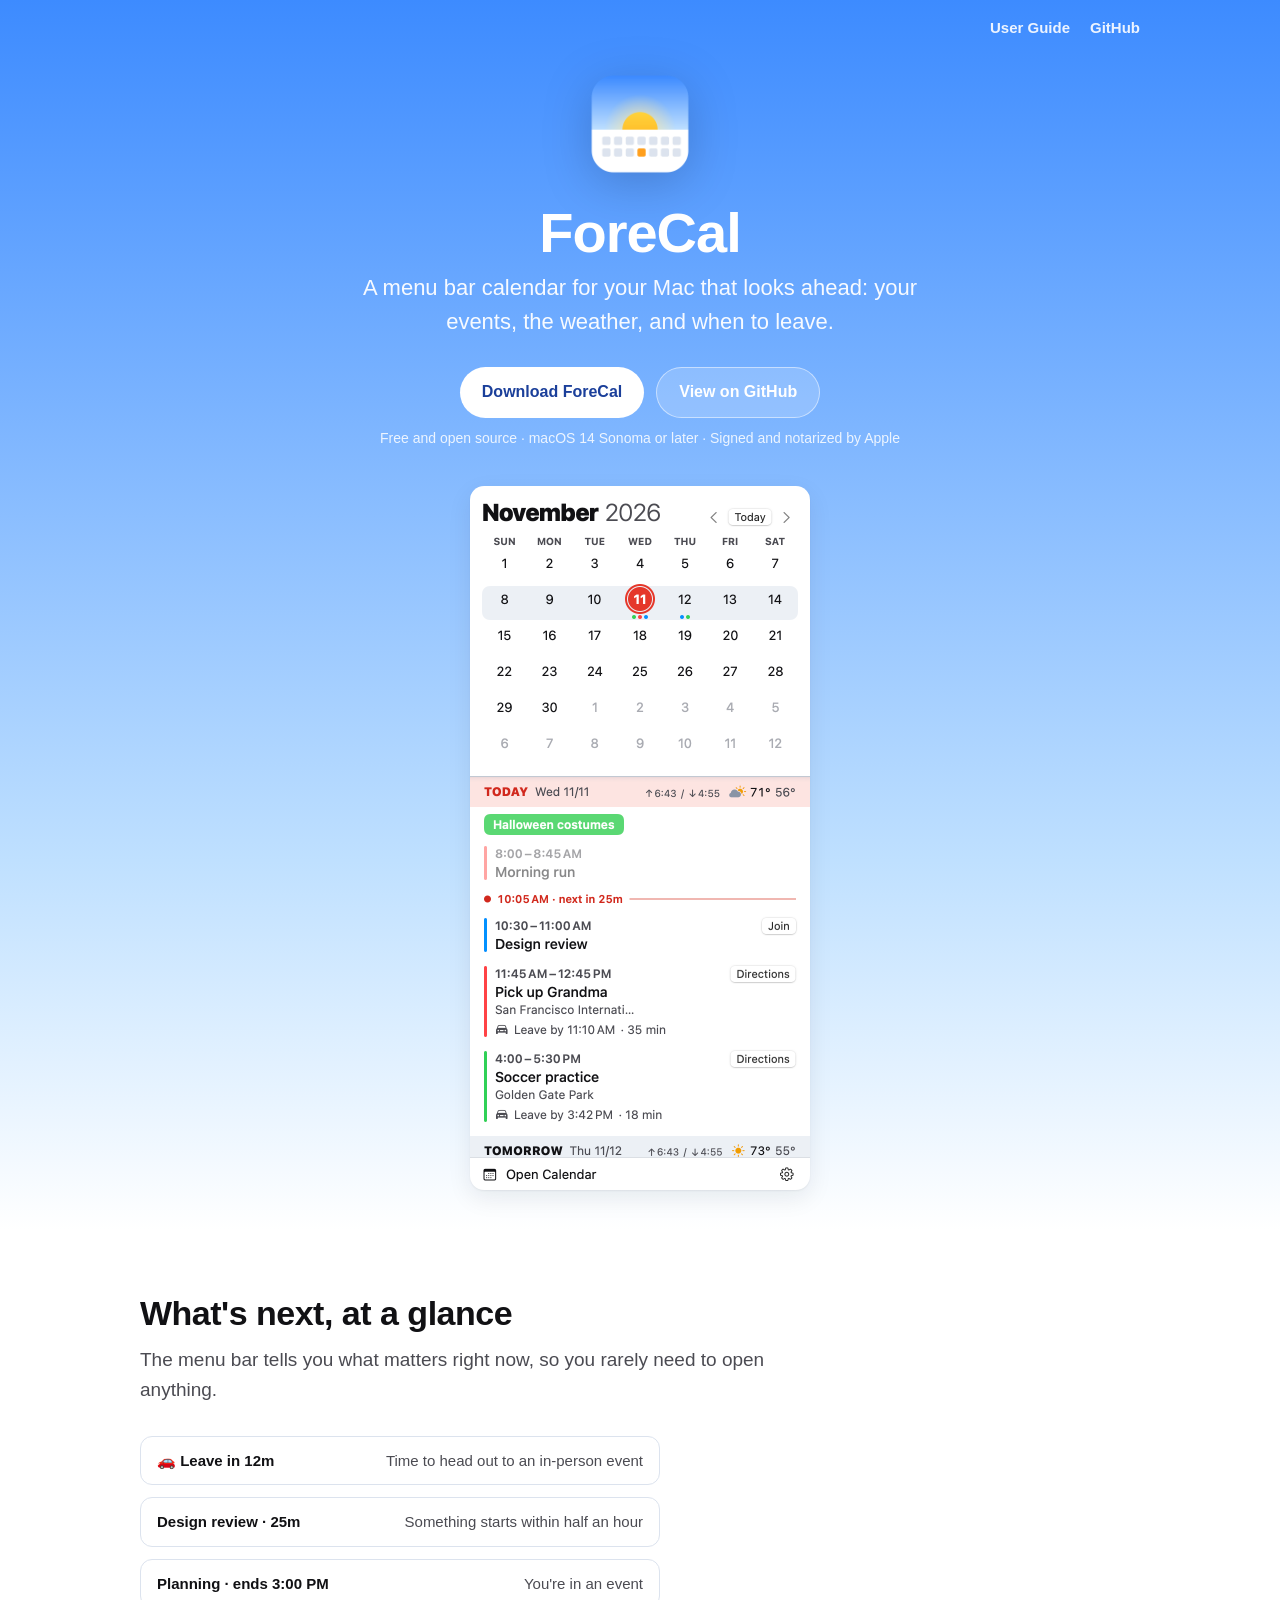
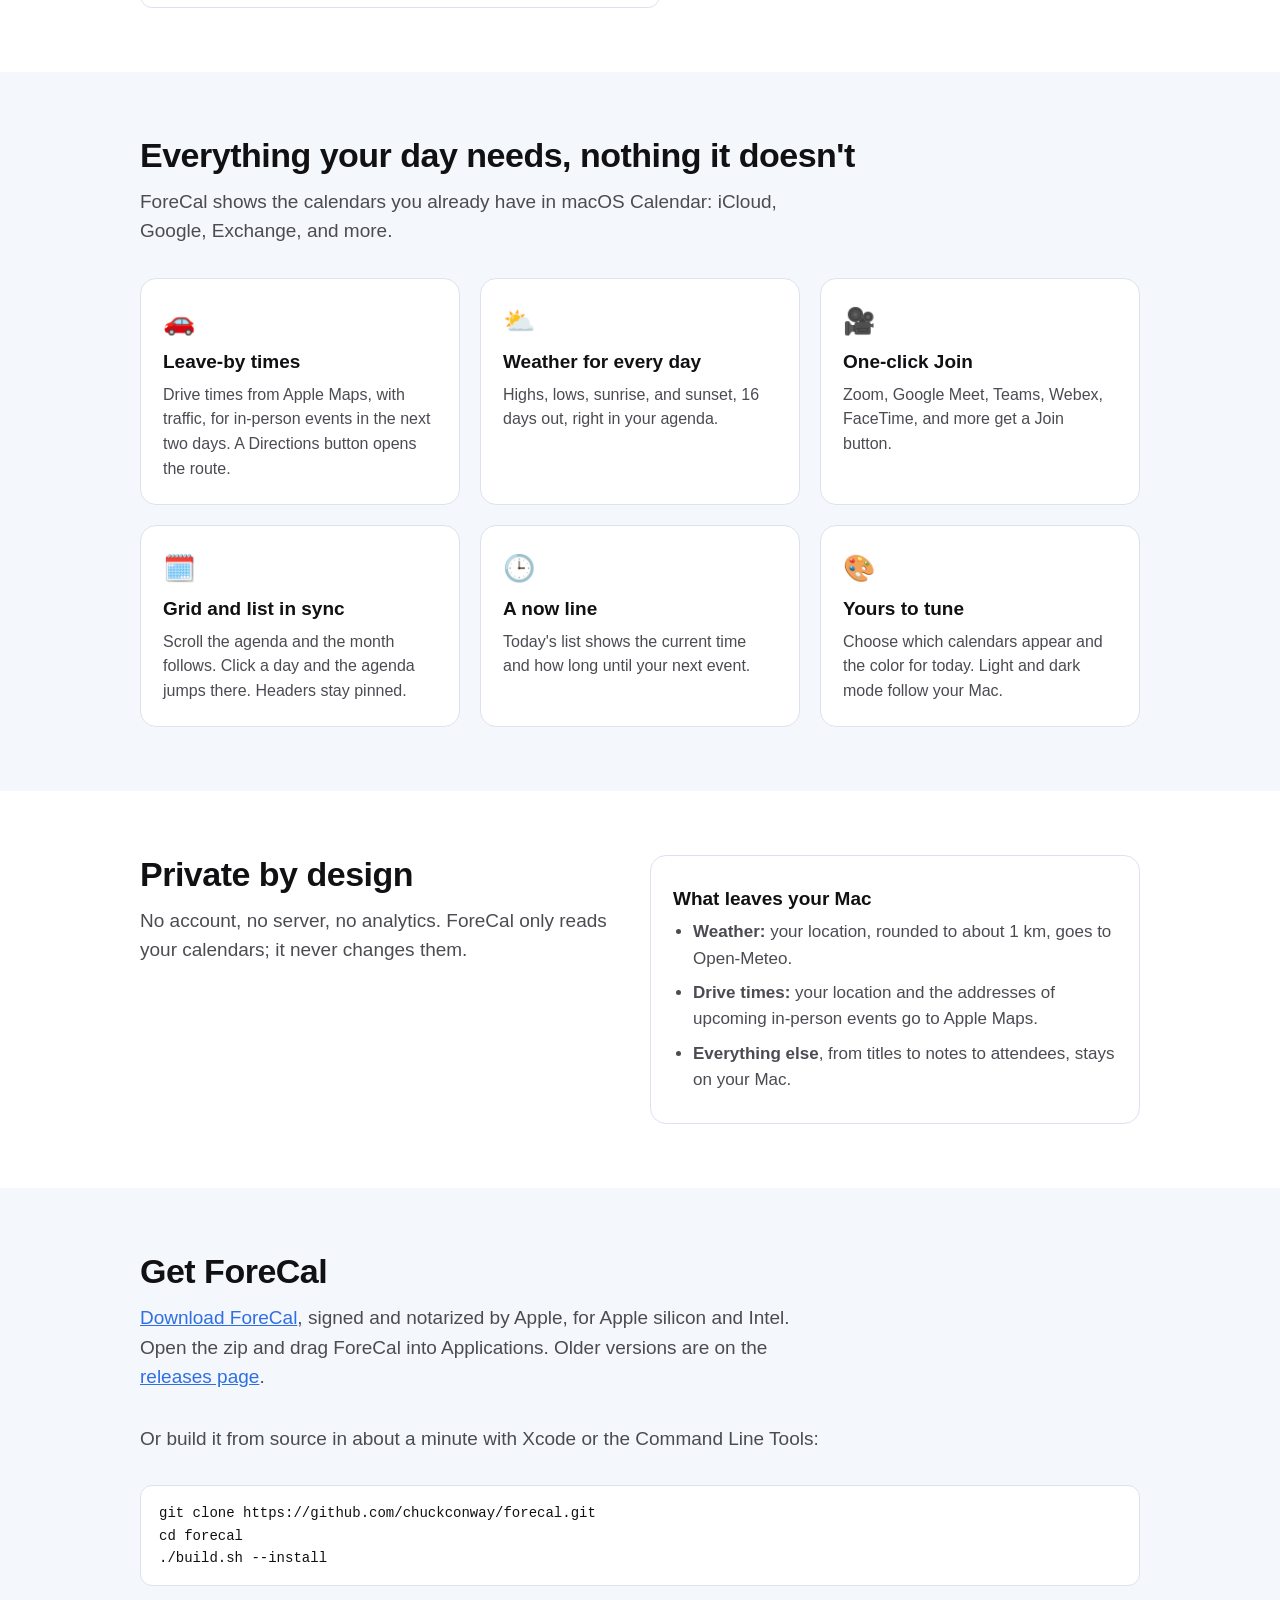
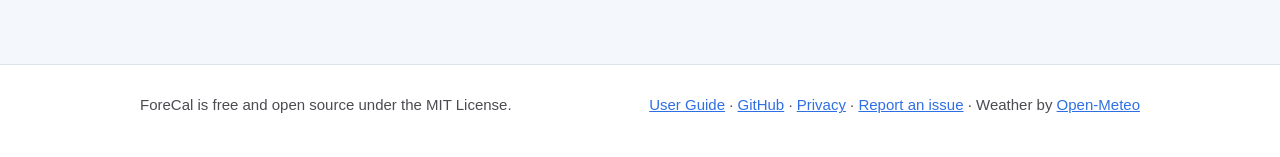
<file: docs/index.html>
<!doctype html>
<html lang="en">
<head>
<meta charset="utf-8">
<meta name="viewport" content="width=device-width, initial-scale=1">
<title>ForeCal: a menu bar calendar that looks ahead</title>
<meta name="description" content="A free, open-source macOS menu bar calendar: your events, the weather, and when to leave.">
<meta property="og:title" content="ForeCal">
<meta property="og:description" content="A free, open-source macOS menu bar calendar: your events, the weather, and when to leave.">
<meta property="og:image" content="https://chuckconway.github.io/forecal/icon.png">
<link rel="icon" href="icon.png">
<link rel="stylesheet" href="style.css">
</head>
<body>

<header class="hero">
  <nav class="nav"><div class="wrap"><a href="guide.html">User Guide</a><a href="https://github.com/chuckconway/forecal">GitHub</a></div></nav>
  <div class="wrap">
    <img class="icon" src="icon.png" alt="ForeCal icon: a sun rising over a week of calendar days">
    <h1>ForeCal</h1>
    <p class="lede">A menu bar calendar for your Mac that looks ahead: your events, the weather, and when to leave.</p>
    <div class="actions">
      <a class="button primary" href="https://github.com/chuckconway/forecal/releases/latest/download/ForeCal.zip">Download ForeCal</a>
      <a class="button secondary" href="https://github.com/chuckconway/forecal">View on GitHub</a>
    </div>
    <p class="note">Free and open source · macOS 14 Sonoma or later · Signed and notarized by Apple</p>
    <div class="shots">
      <picture>
        <source srcset="panel-dark.png" media="(prefers-color-scheme: dark)">
        <img src="panel-light.png" width="340" height="704" alt="ForeCal's panel: a month grid above a scrolling agenda with weather, Join buttons, and leave-by times">
      </picture>
    </div>
  </div>
</header>

<section>
  <div class="wrap">
    <h2>What's next, at a glance</h2>
    <p class="intro">The menu bar tells you what matters right now, so you rarely need to open anything.</p>
    <div class="bar">
      <div class="status"><code>🚗 Leave in 12m</code><span>Time to head out to an in-person event</span></div>
      <div class="status"><code>Design review · 25m</code><span>Something starts within half an hour</span></div>
      <div class="status"><code>Planning · ends 3:00 PM</code><span>You're in an event</span></div>
    </div>
  </div>
</section>

<section class="soft">
  <div class="wrap">
    <h2>Everything your day needs, nothing it doesn't</h2>
    <p class="intro">ForeCal shows the calendars you already have in macOS Calendar: iCloud, Google, Exchange, and more.</p>
    <div class="grid">
      <div class="card"><div class="glyph">🚗</div><h3>Leave-by times</h3><p>Drive times from Apple Maps, with traffic, for in-person events in the next two days. A Directions button opens the route.</p></div>
      <div class="card"><div class="glyph">⛅️</div><h3>Weather for every day</h3><p>Highs, lows, sunrise, and sunset, 16 days out, right in your agenda.</p></div>
      <div class="card"><div class="glyph">🎥</div><h3>One-click Join</h3><p>Zoom, Google Meet, Teams, Webex, FaceTime, and more get a Join button.</p></div>
      <div class="card"><div class="glyph">🗓️</div><h3>Grid and list in sync</h3><p>Scroll the agenda and the month follows. Click a day and the agenda jumps there. Headers stay pinned.</p></div>
      <div class="card"><div class="glyph">🕒</div><h3>A now line</h3><p>Today's list shows the current time and how long until your next event.</p></div>
      <div class="card"><div class="glyph">🎨</div><h3>Yours to tune</h3><p>Choose which calendars appear and the color for today. Light and dark mode follow your Mac.</p></div>
    </div>
  </div>
</section>

<section>
  <div class="wrap privacy">
    <div>
      <h2>Private by design</h2>
      <p class="intro">No account, no server, no analytics. ForeCal only reads your calendars; it never changes them.</p>
    </div>
    <div class="card">
      <h3>What leaves your Mac</h3>
      <ul>
        <li><strong>Weather:</strong> your location, rounded to about 1 km, goes to Open-Meteo.</li>
        <li><strong>Drive times:</strong> your location and the addresses of upcoming in-person events go to Apple Maps.</li>
        <li><strong>Everything else</strong>, from titles to notes to attendees, stays on your Mac.</li>
      </ul>
    </div>
  </div>
</section>

<section class="soft" id="get">
  <div class="wrap">
    <h2>Get ForeCal</h2>
    <p class="intro"><a href="https://github.com/chuckconway/forecal/releases/latest/download/ForeCal.zip">Download ForeCal</a>, signed and notarized by Apple, for Apple silicon and Intel. Open the zip and drag ForeCal into Applications. Older versions are on the <a href="https://github.com/chuckconway/forecal/releases">releases page</a>.</p>
    <p class="intro">Or build it from source in about a minute with Xcode or the Command Line Tools:</p>
<pre><code>git clone https://github.com/chuckconway/forecal.git
cd forecal
./build.sh --install</code></pre>
  </div>
</section>

<footer>
  <div class="wrap">
    <span>ForeCal is free and open source under the MIT License.</span>
    <span><a href="guide.html">User Guide</a> · <a href="https://github.com/chuckconway/forecal">GitHub</a> · <a href="privacy.html">Privacy</a> · <a href="https://github.com/chuckconway/forecal/issues">Report an issue</a> · Weather by <a href="https://open-meteo.com">Open-Meteo</a></span>
  </div>
</footer>

</body>
</html>
</file>
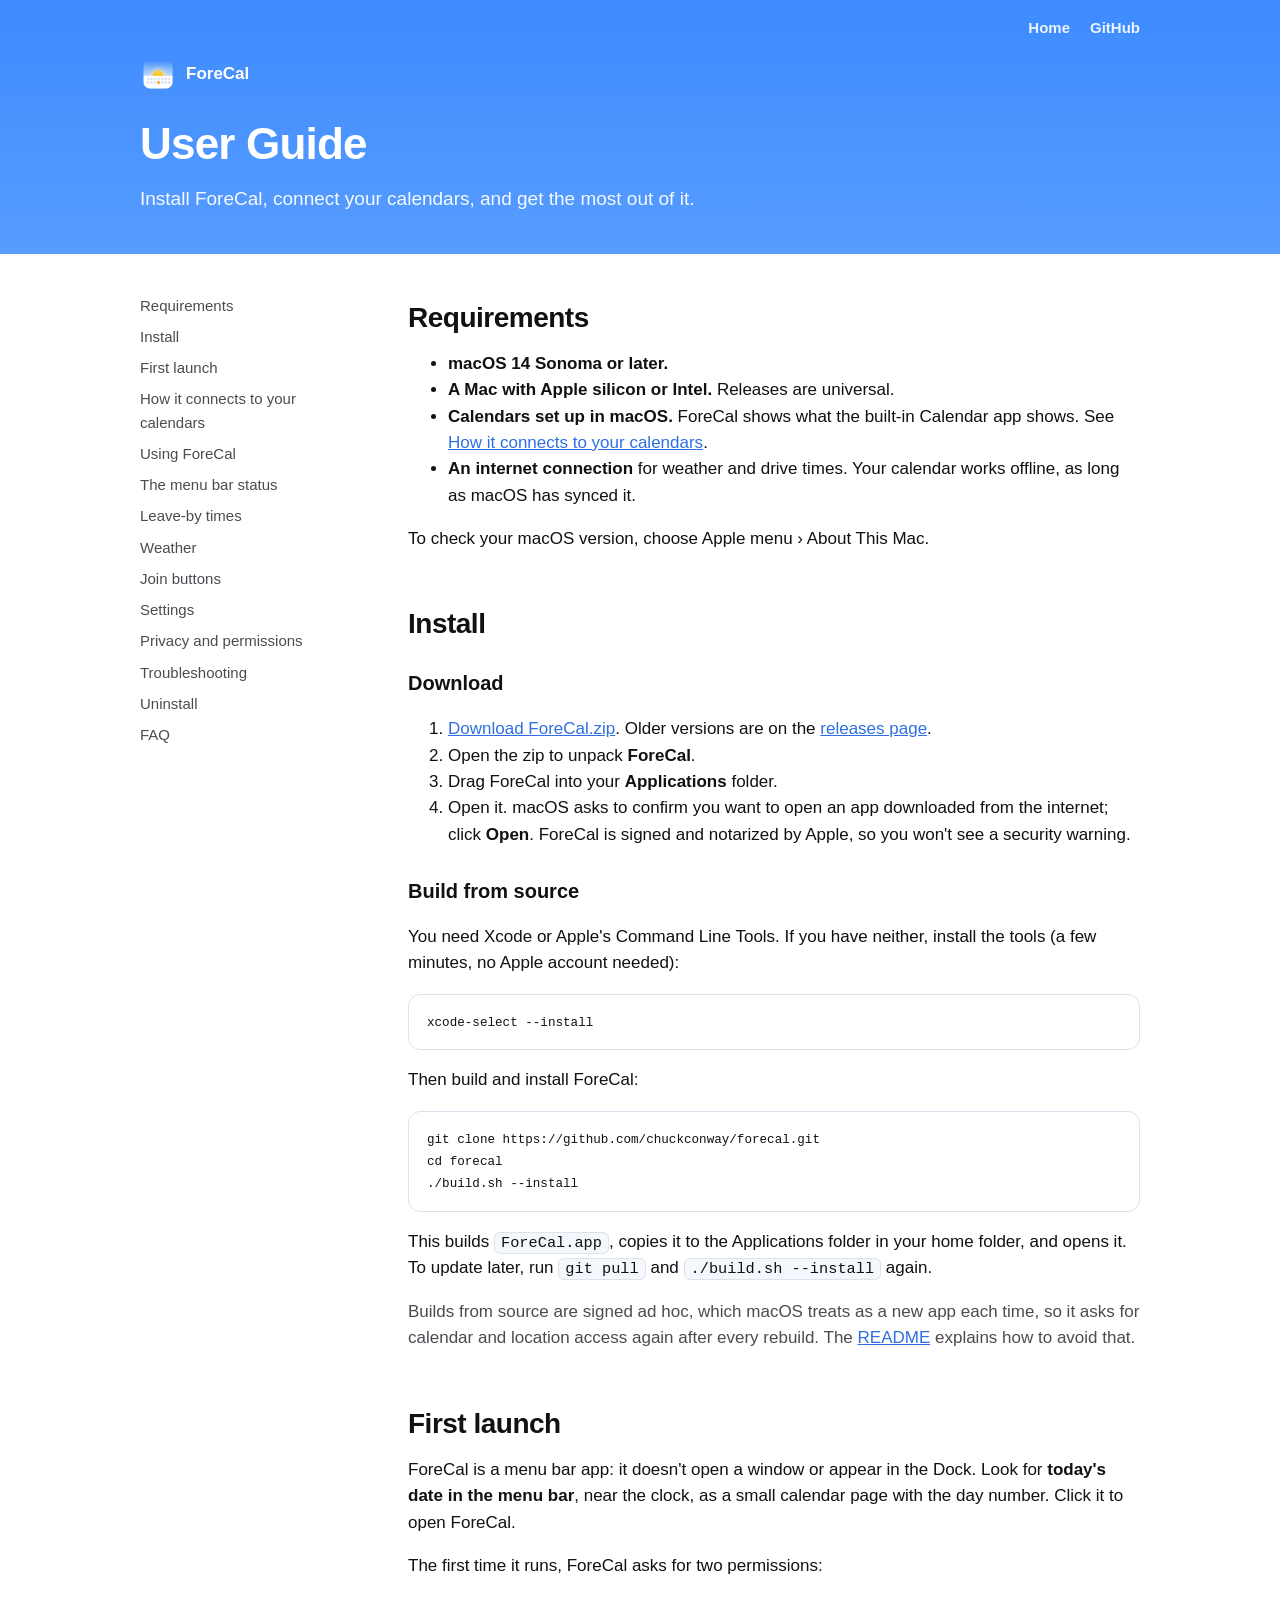
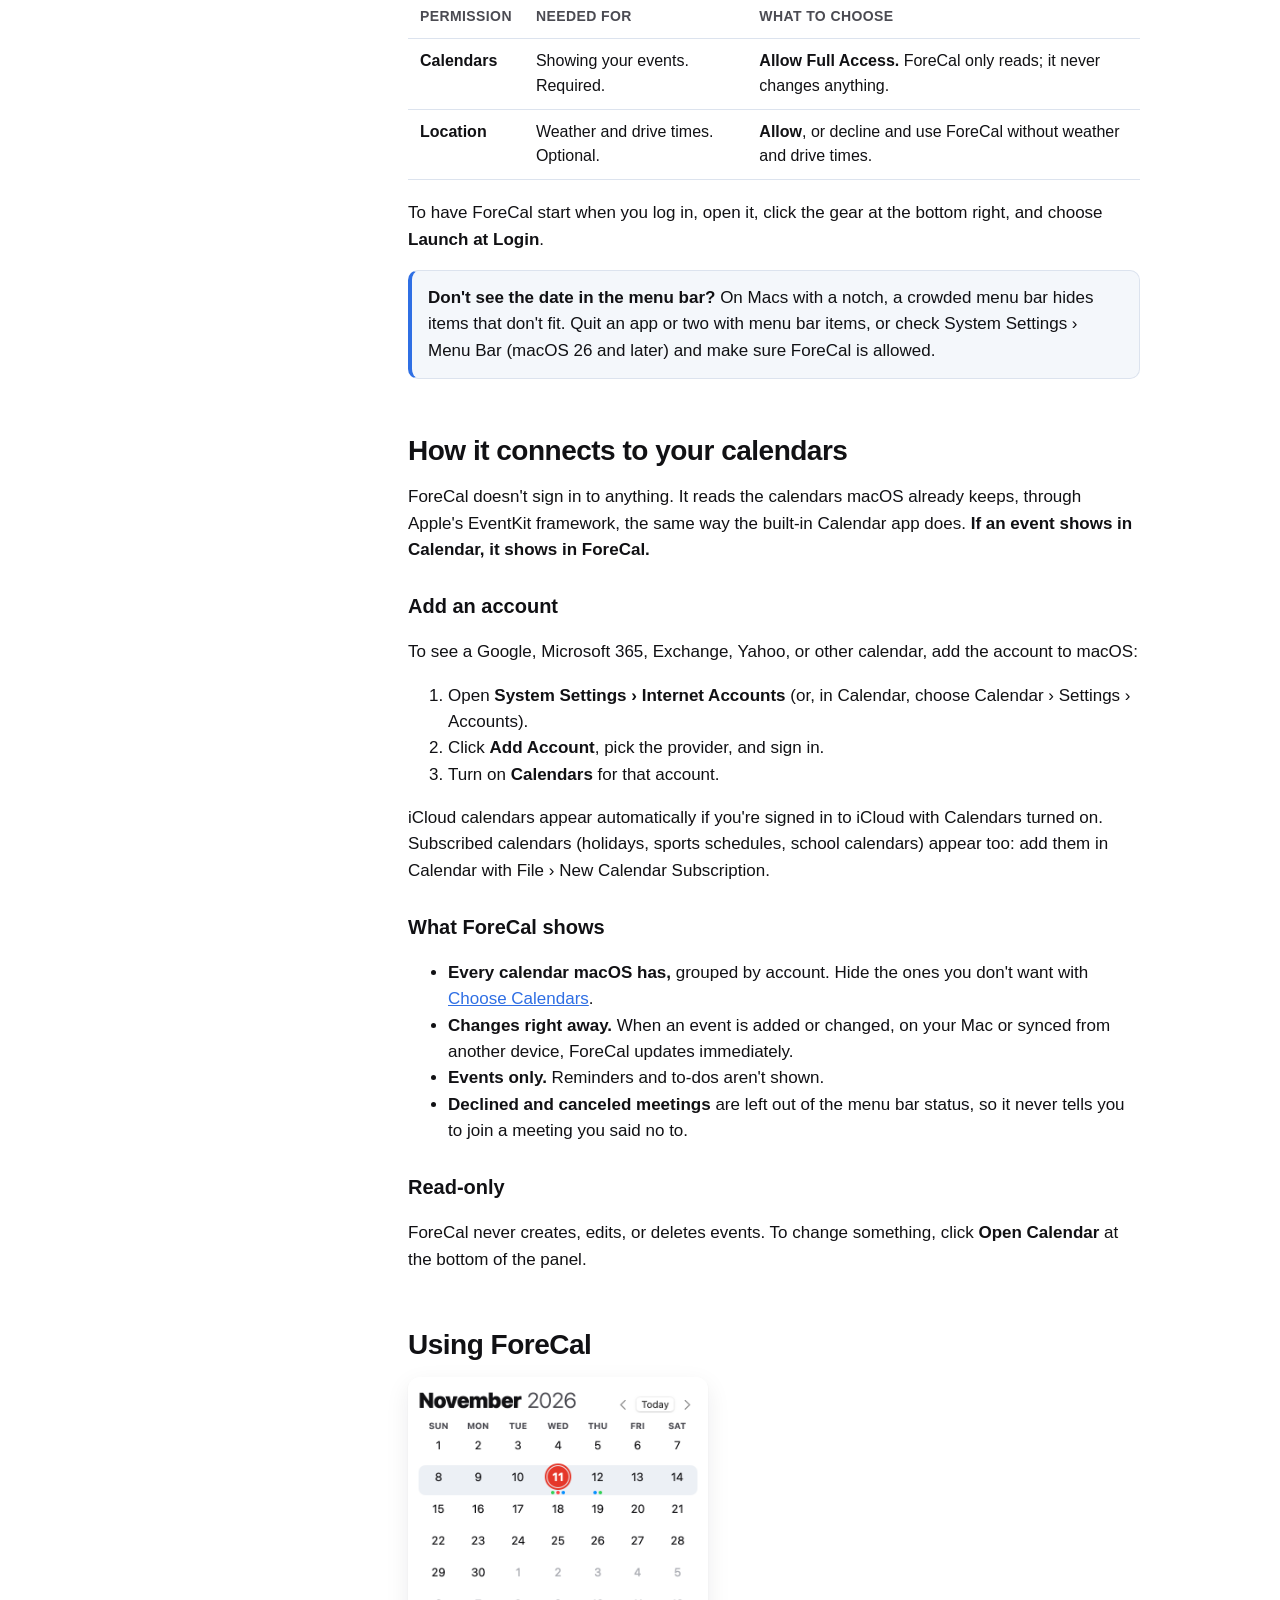
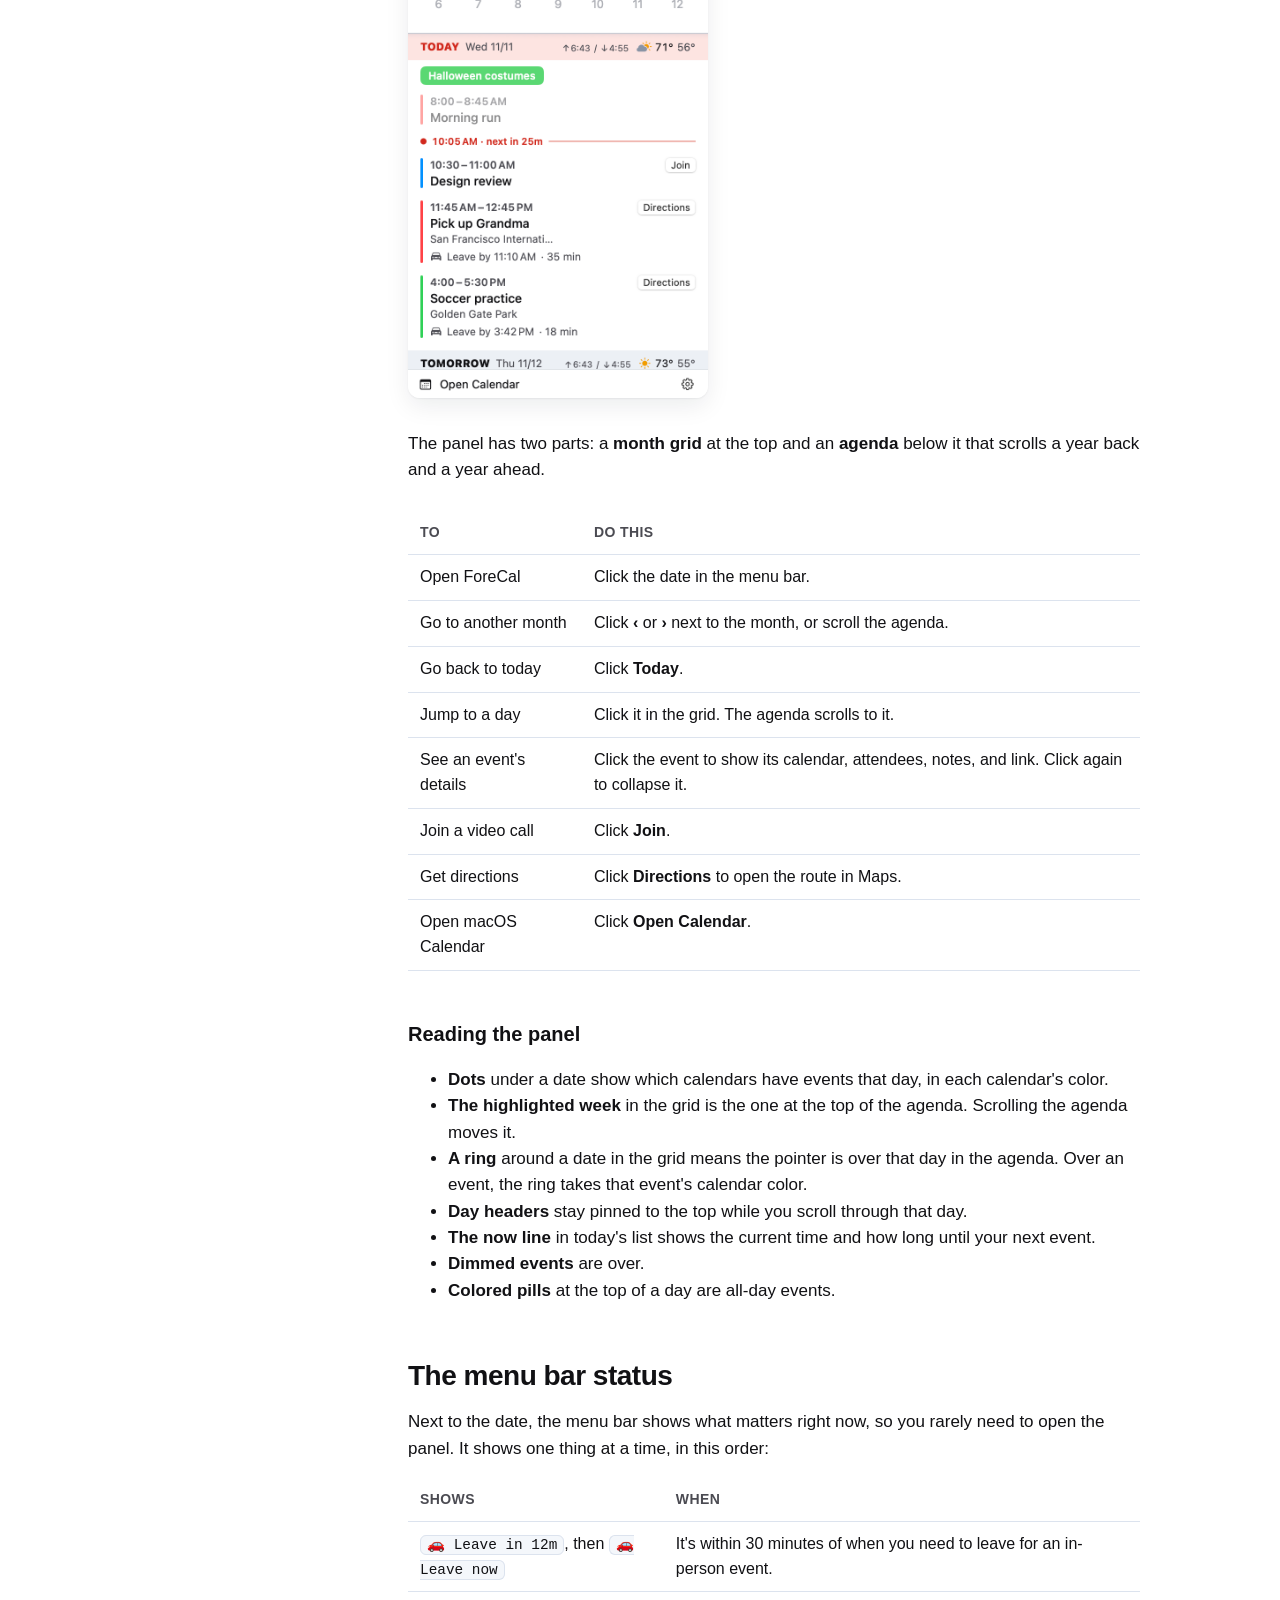
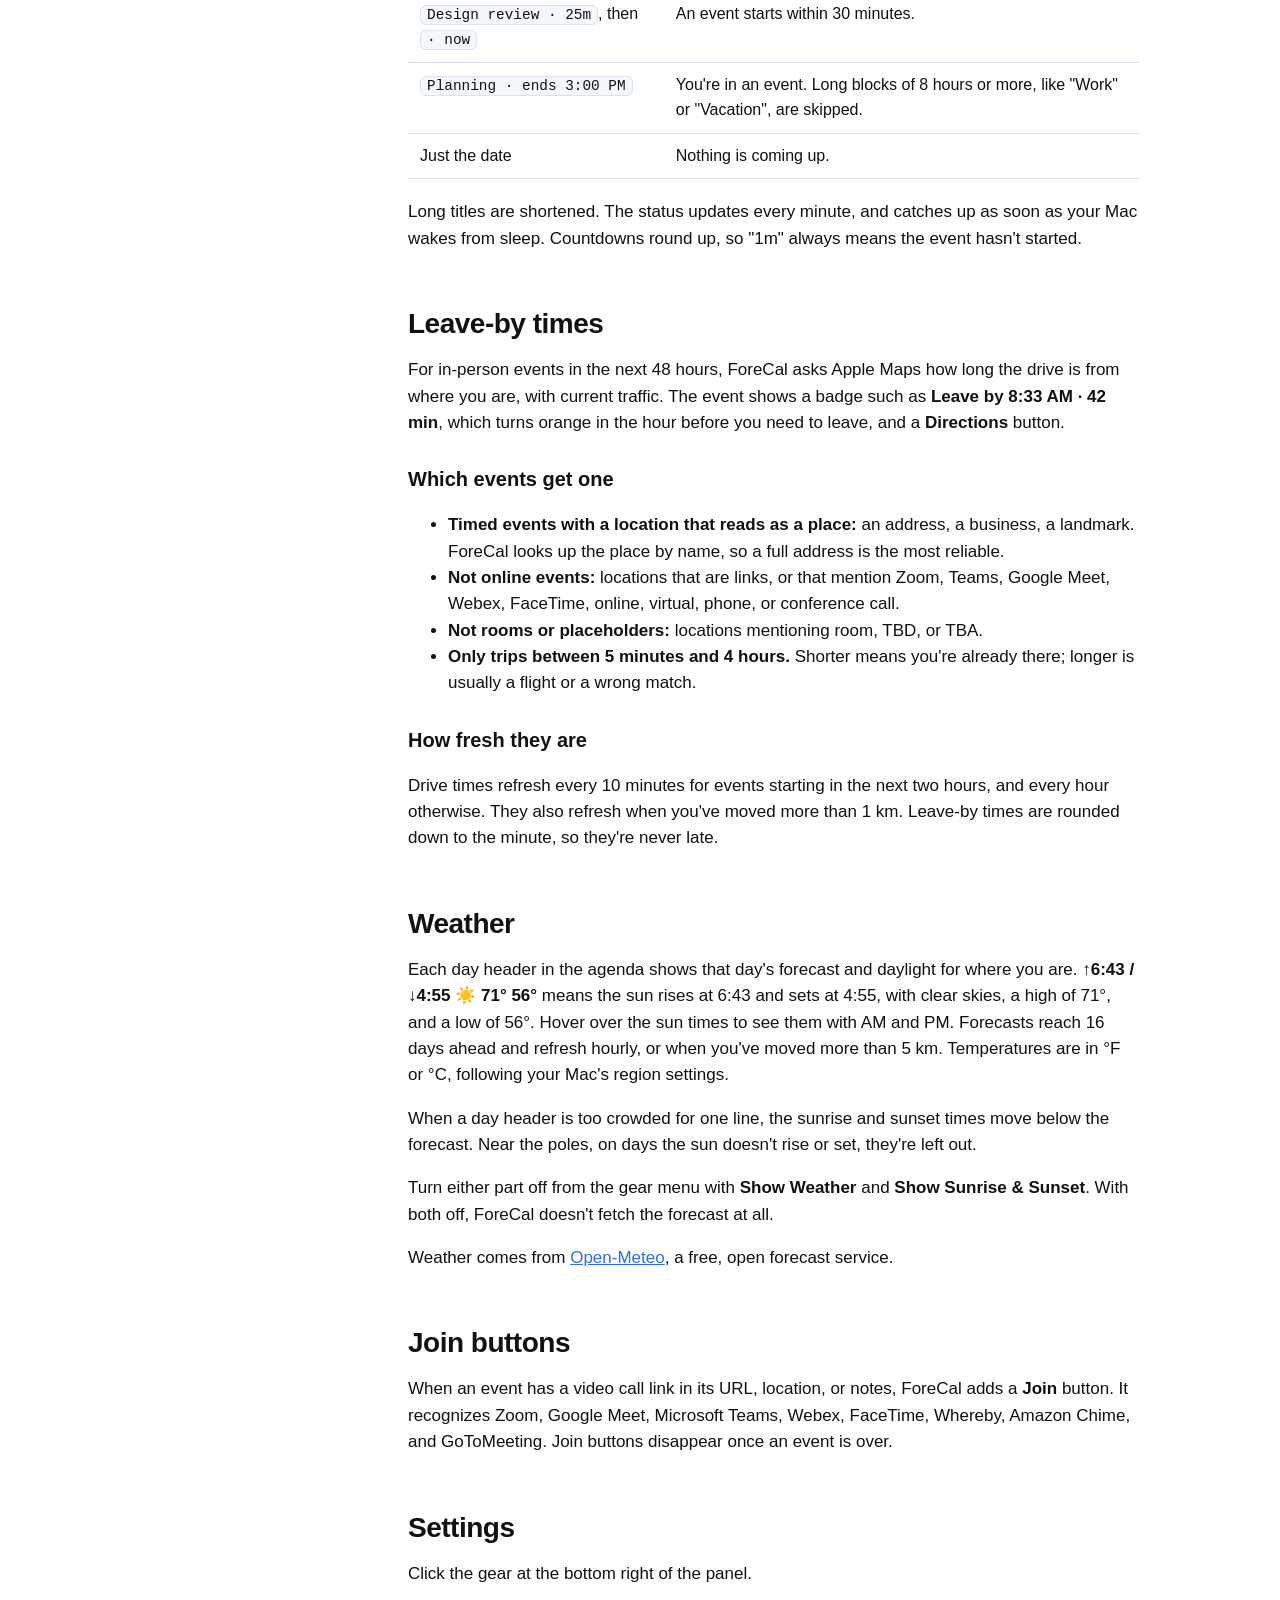
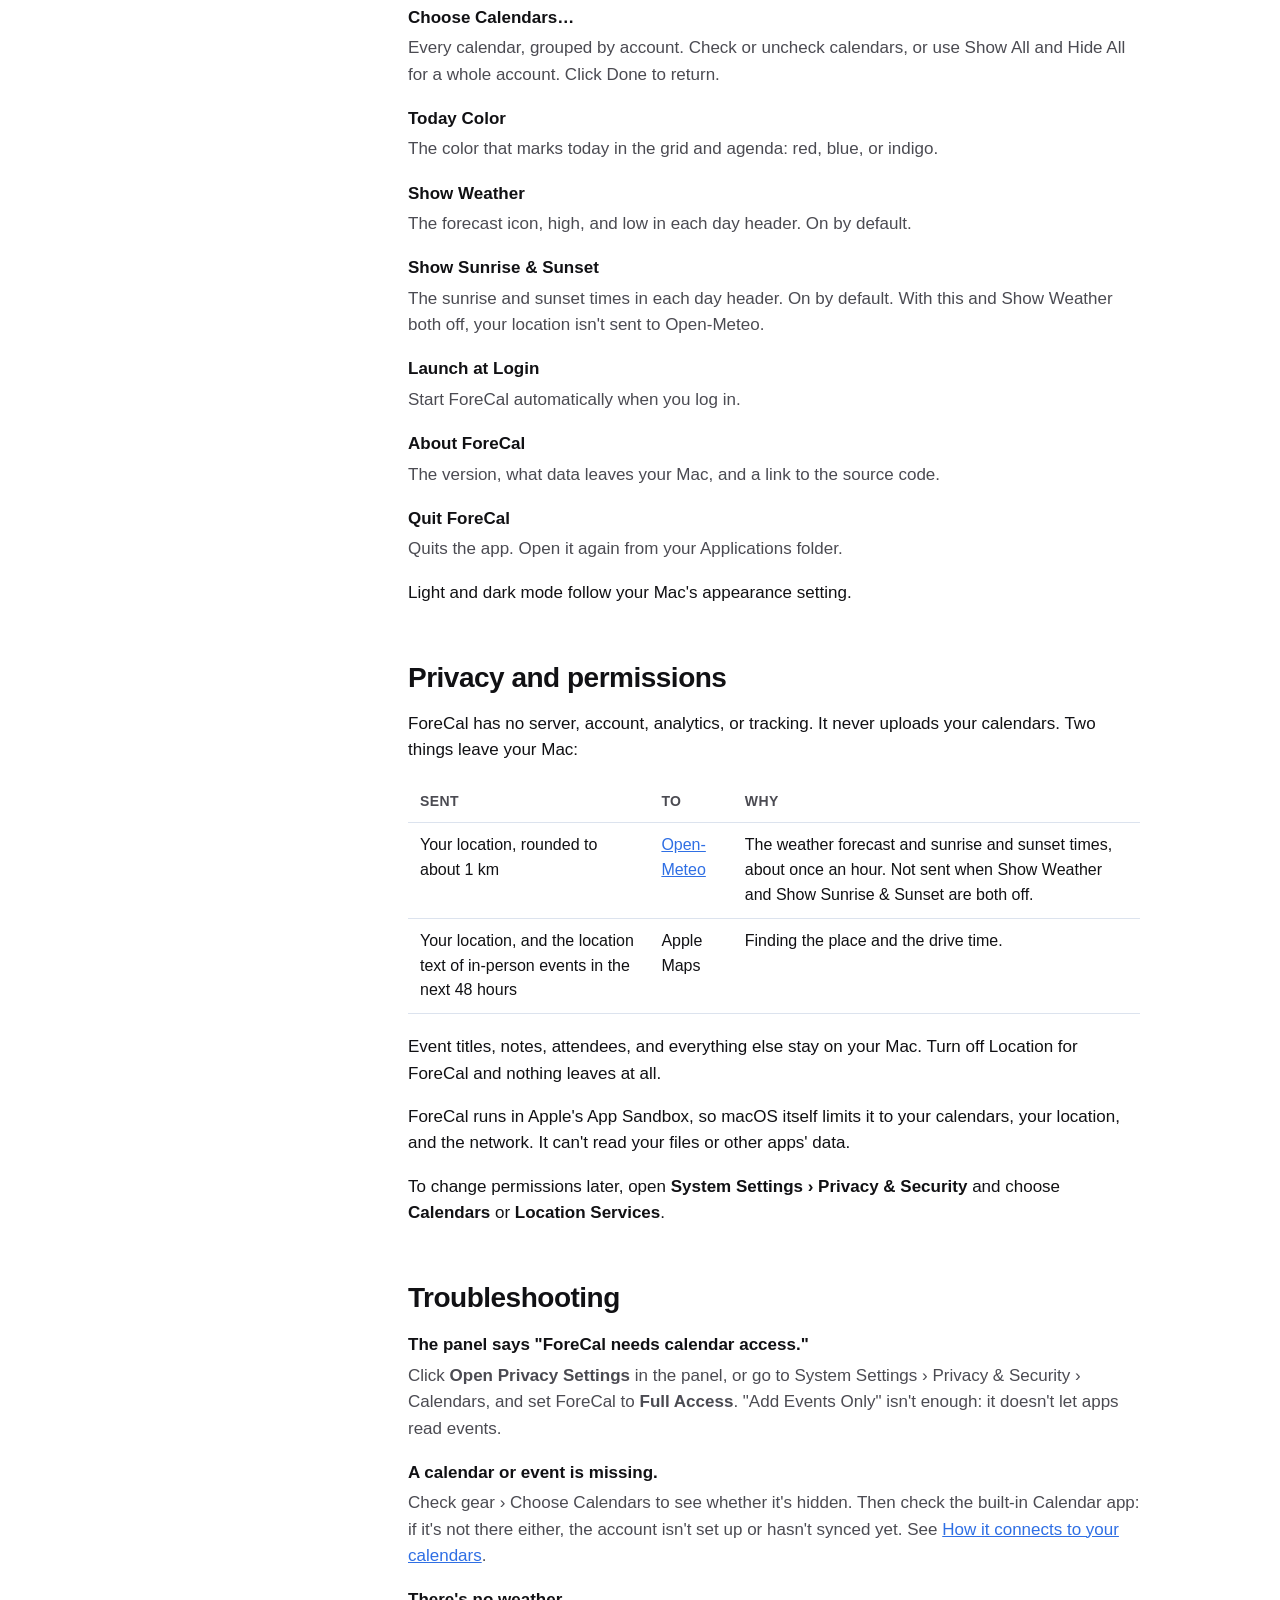
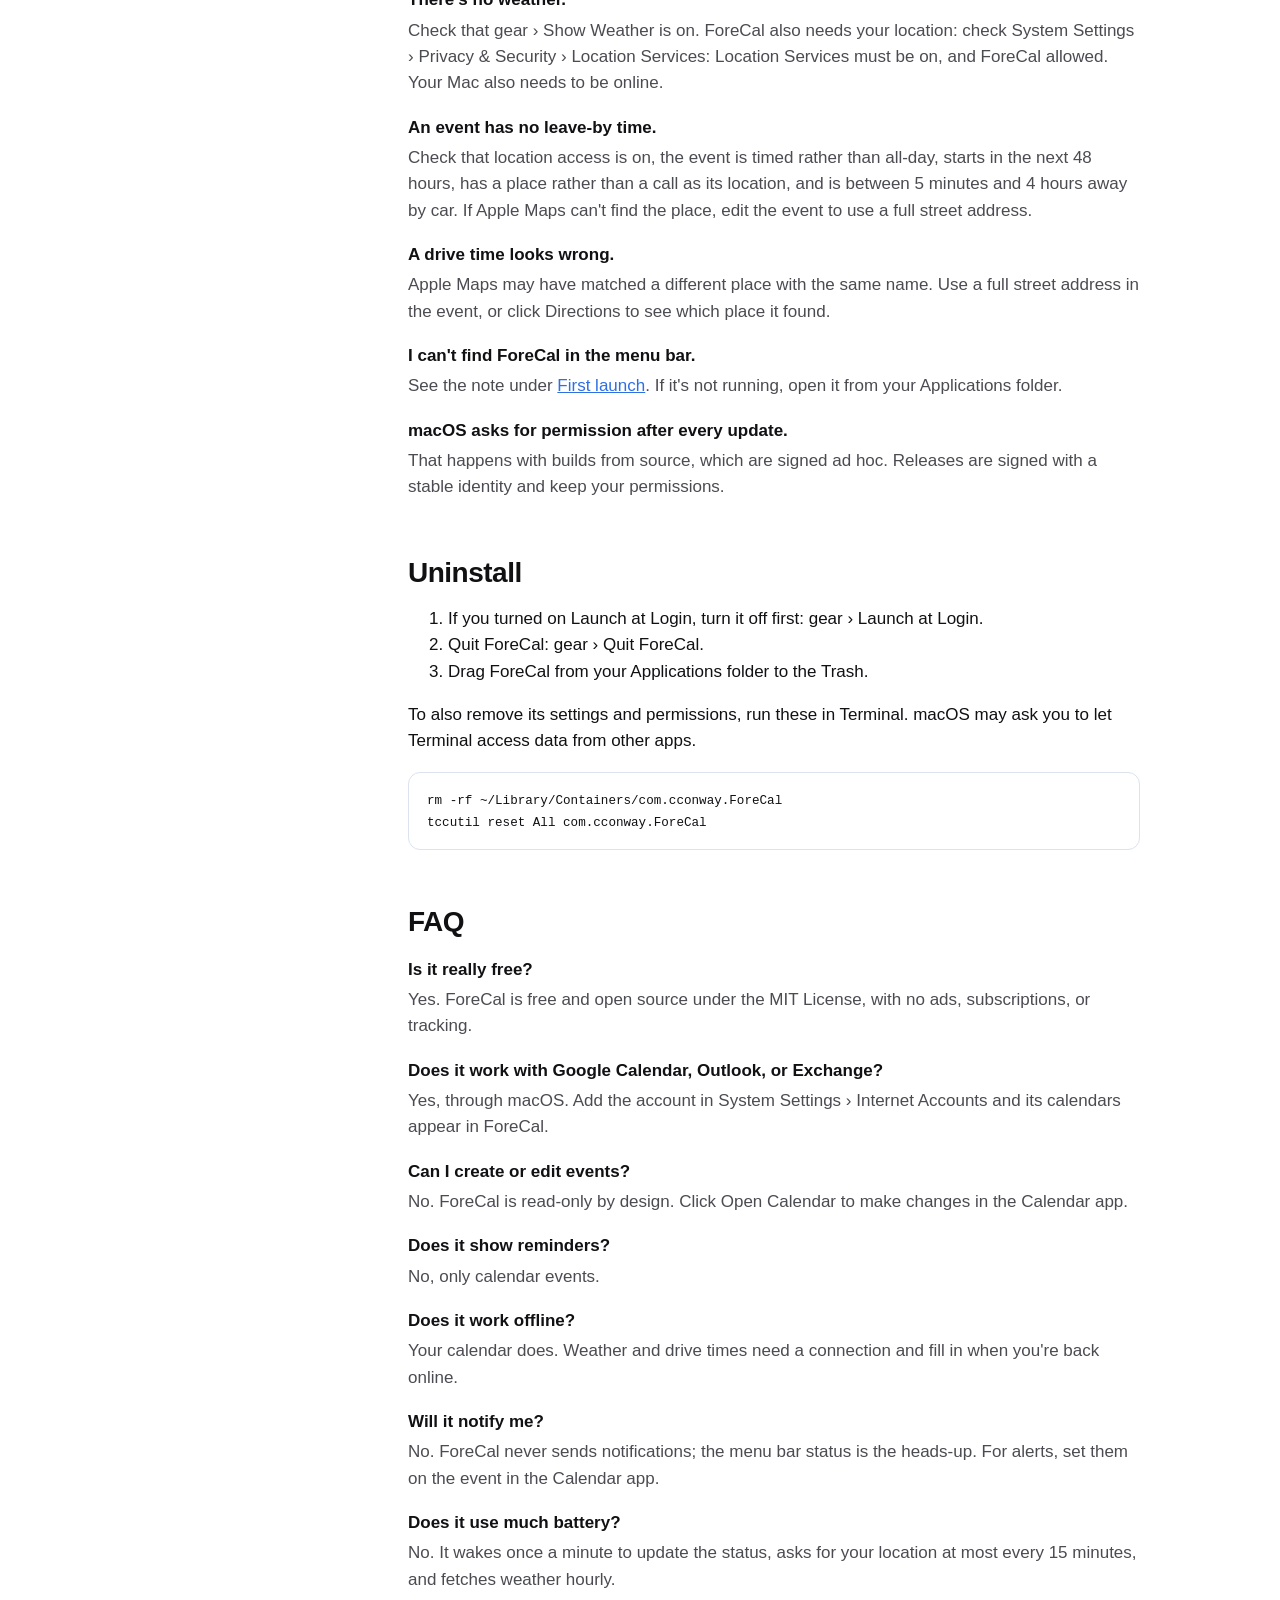
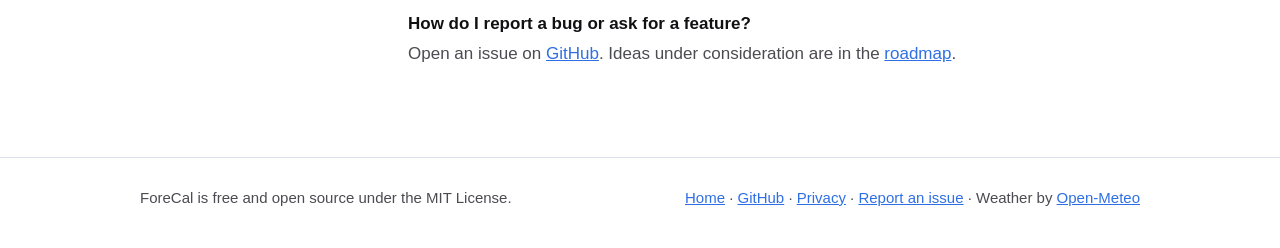
<file: docs/guide.html>
<!doctype html>
<html lang="en">
<head>
<meta charset="utf-8">
<meta name="viewport" content="width=device-width, initial-scale=1">
<title>ForeCal User Guide</title>
<meta name="description" content="How to install and use ForeCal, how it connects to your calendars, what it needs, and what to do when something doesn't work.">
<link rel="icon" href="icon.png">
<link rel="stylesheet" href="style.css">
</head>
<body>

<header class="guide-hero">
  <nav class="nav"><div class="wrap"><a href="index.html">Home</a><a href="https://github.com/chuckconway/forecal">GitHub</a></div></nav>
  <div class="wrap">
    <a class="brand" href="index.html"><img src="icon.png" alt="">ForeCal</a>
    <h1>User Guide</h1>
    <p>Install ForeCal, connect your calendars, and get the most out of it.</p>
  </div>
</header>

<div class="wrap guide">
  <nav class="toc" aria-label="Contents">
    <ol>
      <li><a href="#requirements">Requirements</a></li>
      <li><a href="#install">Install</a></li>
      <li><a href="#first-launch">First launch</a></li>
      <li><a href="#calendars">How it connects to your calendars</a></li>
      <li><a href="#using">Using ForeCal</a></li>
      <li><a href="#menu-bar">The menu bar status</a></li>
      <li><a href="#leave-by">Leave-by times</a></li>
      <li><a href="#weather">Weather</a></li>
      <li><a href="#join">Join buttons</a></li>
      <li><a href="#settings">Settings</a></li>
      <li><a href="#privacy">Privacy and permissions</a></li>
      <li><a href="#troubleshooting">Troubleshooting</a></li>
      <li><a href="#uninstall">Uninstall</a></li>
      <li><a href="#faq">FAQ</a></li>
    </ol>
  </nav>

  <main class="doc">

    <h2 id="requirements">Requirements</h2>
    <ul>
      <li><strong>macOS 14 Sonoma or later.</strong></li>
      <li><strong>A Mac with Apple silicon or Intel.</strong> Releases are universal.</li>
      <li><strong>Calendars set up in macOS.</strong> ForeCal shows what the built-in Calendar app shows. See <a href="#calendars">How it connects to your calendars</a>.</li>
      <li><strong>An internet connection</strong> for weather and drive times. Your calendar works offline, as long as macOS has synced it.</li>
    </ul>
    <p>To check your macOS version, choose Apple menu › About This Mac.</p>

    <h2 id="install">Install</h2>
    <h3>Download</h3>
    <ol>
      <li><a href="https://github.com/chuckconway/forecal/releases/latest/download/ForeCal.zip">Download ForeCal.zip</a>. Older versions are on the <a href="https://github.com/chuckconway/forecal/releases">releases page</a>.</li>
      <li>Open the zip to unpack <strong>ForeCal</strong>.</li>
      <li>Drag ForeCal into your <strong>Applications</strong> folder.</li>
      <li>Open it. macOS asks to confirm you want to open an app downloaded from the internet; click <strong>Open</strong>. ForeCal is signed and notarized by Apple, so you won't see a security warning.</li>
    </ol>

    <h3 id="build">Build from source</h3>
    <p>You need Xcode or Apple's Command Line Tools. If you have neither, install the tools (a few minutes, no Apple account needed):</p>
<pre><code>xcode-select --install</code></pre>
    <p>Then build and install ForeCal:</p>
<pre><code>git clone https://github.com/chuckconway/forecal.git
cd forecal
./build.sh --install</code></pre>
    <p>This builds <code>ForeCal.app</code>, copies it to the Applications folder in your home folder, and opens it. To update later, run <code>git pull</code> and <code>./build.sh --install</code> again.</p>
    <p class="muted">Builds from source are signed ad hoc, which macOS treats as a new app each time, so it asks for calendar and location access again after every rebuild. The <a href="https://github.com/chuckconway/forecal#build-from-source">README</a> explains how to avoid that.</p>

    <h2 id="first-launch">First launch</h2>
    <p>ForeCal is a menu bar app: it doesn't open a window or appear in the Dock. Look for <strong>today's date in the menu bar</strong>, near the clock, as a small calendar page with the day number. Click it to open ForeCal.</p>
    <p>The first time it runs, ForeCal asks for two permissions:</p>
    <table>
      <thead><tr><th>Permission</th><th>Needed for</th><th>What to choose</th></tr></thead>
      <tbody>
        <tr><td><strong>Calendars</strong></td><td>Showing your events. Required.</td><td><strong>Allow Full Access.</strong> ForeCal only reads; it never changes anything.</td></tr>
        <tr><td><strong>Location</strong></td><td>Weather and drive times. Optional.</td><td><strong>Allow</strong>, or decline and use ForeCal without weather and drive times.</td></tr>
      </tbody>
    </table>
    <p>To have ForeCal start when you log in, open it, click the gear at the bottom right, and choose <strong>Launch at Login</strong>.</p>
    <div class="callout"><p><strong>Don't see the date in the menu bar?</strong> On Macs with a notch, a crowded menu bar hides items that don't fit. Quit an app or two with menu bar items, or check System Settings › Menu Bar (macOS 26 and later) and make sure ForeCal is allowed.</p></div>

    <h2 id="calendars">How it connects to your calendars</h2>
    <p>ForeCal doesn't sign in to anything. It reads the calendars macOS already keeps, through Apple's EventKit framework, the same way the built-in Calendar app does. <strong>If an event shows in Calendar, it shows in ForeCal.</strong></p>
    <h3>Add an account</h3>
    <p>To see a Google, Microsoft 365, Exchange, Yahoo, or other calendar, add the account to macOS:</p>
    <ol>
      <li>Open <strong>System Settings › Internet Accounts</strong> (or, in Calendar, choose Calendar › Settings › Accounts).</li>
      <li>Click <strong>Add Account</strong>, pick the provider, and sign in.</li>
      <li>Turn on <strong>Calendars</strong> for that account.</li>
    </ol>
    <p>iCloud calendars appear automatically if you're signed in to iCloud with Calendars turned on. Subscribed calendars (holidays, sports schedules, school calendars) appear too: add them in Calendar with File › New Calendar Subscription.</p>
    <h3>What ForeCal shows</h3>
    <ul>
      <li><strong>Every calendar macOS has,</strong> grouped by account. Hide the ones you don't want with <a href="#settings">Choose Calendars</a>.</li>
      <li><strong>Changes right away.</strong> When an event is added or changed, on your Mac or synced from another device, ForeCal updates immediately.</li>
      <li><strong>Events only.</strong> Reminders and to-dos aren't shown.</li>
      <li><strong>Declined and canceled meetings</strong> are left out of the menu bar status, so it never tells you to join a meeting you said no to.</li>
    </ul>
    <h3>Read-only</h3>
    <p>ForeCal never creates, edits, or deletes events. To change something, click <strong>Open Calendar</strong> at the bottom of the panel.</p>

    <h2 id="using">Using ForeCal</h2>
    <div class="figure"><img src="panel-light.png" width="340" height="704" alt="The ForeCal panel: month grid, today's agenda with weather, a Join button, and leave-by times"></div>
    <p>The panel has two parts: a <strong>month grid</strong> at the top and an <strong>agenda</strong> below it that scrolls a year back and a year ahead.</p>
    <div class="table-scroll">
    <table>
      <thead><tr><th>To</th><th>Do this</th></tr></thead>
      <tbody>
        <tr><td>Open ForeCal</td><td>Click the date in the menu bar.</td></tr>
        <tr><td>Go to another month</td><td>Click <strong>‹</strong> or <strong>›</strong> next to the month, or scroll the agenda.</td></tr>
        <tr><td>Go back to today</td><td>Click <strong>Today</strong>.</td></tr>
        <tr><td>Jump to a day</td><td>Click it in the grid. The agenda scrolls to it.</td></tr>
        <tr><td>See an event's details</td><td>Click the event to show its calendar, attendees, notes, and link. Click again to collapse it.</td></tr>
        <tr><td>Join a video call</td><td>Click <strong>Join</strong>.</td></tr>
        <tr><td>Get directions</td><td>Click <strong>Directions</strong> to open the route in Maps.</td></tr>
        <tr><td>Open macOS Calendar</td><td>Click <strong>Open Calendar</strong>.</td></tr>
      </tbody>
    </table>
    </div>
    <h3>Reading the panel</h3>
    <ul>
      <li><strong>Dots</strong> under a date show which calendars have events that day, in each calendar's color.</li>
      <li><strong>The highlighted week</strong> in the grid is the one at the top of the agenda. Scrolling the agenda moves it.</li>
      <li><strong>A ring</strong> around a date in the grid means the pointer is over that day in the agenda. Over an event, the ring takes that event's calendar color.</li>
      <li><strong>Day headers</strong> stay pinned to the top while you scroll through that day.</li>
      <li><strong>The now line</strong> in today's list shows the current time and how long until your next event.</li>
      <li><strong>Dimmed events</strong> are over.</li>
      <li><strong>Colored pills</strong> at the top of a day are all-day events.</li>
    </ul>

    <h2 id="menu-bar">The menu bar status</h2>
    <p>Next to the date, the menu bar shows what matters right now, so you rarely need to open the panel. It shows one thing at a time, in this order:</p>
    <table>
      <thead><tr><th>Shows</th><th>When</th></tr></thead>
      <tbody>
        <tr><td><code>🚗 Leave in 12m</code>, then <code>🚗 Leave now</code></td><td>It's within 30 minutes of when you need to leave for an in-person event.</td></tr>
        <tr><td><code>Design review · 25m</code>, then <code>· now</code></td><td>An event starts within 30 minutes.</td></tr>
        <tr><td><code>Planning · ends 3:00 PM</code></td><td>You're in an event. Long blocks of 8 hours or more, like "Work" or "Vacation", are skipped.</td></tr>
        <tr><td>Just the date</td><td>Nothing is coming up.</td></tr>
      </tbody>
    </table>
    <p>Long titles are shortened. The status updates every minute, and catches up as soon as your Mac wakes from sleep. Countdowns round up, so "1m" always means the event hasn't started.</p>

    <h2 id="leave-by">Leave-by times</h2>
    <p>For in-person events in the next 48 hours, ForeCal asks Apple Maps how long the drive is from where you are, with current traffic. The event shows a badge such as <strong>Leave by 8:33 AM · 42 min</strong>, which turns orange in the hour before you need to leave, and a <strong>Directions</strong> button.</p>
    <h3>Which events get one</h3>
    <ul>
      <li><strong>Timed events with a location that reads as a place:</strong> an address, a business, a landmark. ForeCal looks up the place by name, so a full address is the most reliable.</li>
      <li><strong>Not online events:</strong> locations that are links, or that mention Zoom, Teams, Google Meet, Webex, FaceTime, online, virtual, phone, or conference call.</li>
      <li><strong>Not rooms or placeholders:</strong> locations mentioning room, TBD, or TBA.</li>
      <li><strong>Only trips between 5 minutes and 4 hours.</strong> Shorter means you're already there; longer is usually a flight or a wrong match.</li>
    </ul>
    <h3>How fresh they are</h3>
    <p>Drive times refresh every 10 minutes for events starting in the next two hours, and every hour otherwise. They also refresh when you've moved more than 1 km. Leave-by times are rounded down to the minute, so they're never late.</p>

    <h2 id="weather">Weather</h2>
    <p>Each day header in the agenda shows that day's forecast and daylight for where you are. <strong>↑6:43 / ↓4:55 ☀️ 71° 56°</strong> means the sun rises at 6:43 and sets at 4:55, with clear skies, a high of 71°, and a low of 56°. Hover over the sun times to see them with AM and PM. Forecasts reach 16 days ahead and refresh hourly, or when you've moved more than 5 km. Temperatures are in °F or °C, following your Mac's region settings.</p>
    <p>When a day header is too crowded for one line, the sunrise and sunset times move below the forecast. Near the poles, on days the sun doesn't rise or set, they're left out.</p>
    <p>Turn either part off from the gear menu with <strong>Show Weather</strong> and <strong>Show Sunrise &amp; Sunset</strong>. With both off, ForeCal doesn't fetch the forecast at all.</p>
    <p>Weather comes from <a href="https://open-meteo.com">Open-Meteo</a>, a free, open forecast service.</p>

    <h2 id="join">Join buttons</h2>
    <p>When an event has a video call link in its URL, location, or notes, ForeCal adds a <strong>Join</strong> button. It recognizes Zoom, Google Meet, Microsoft Teams, Webex, FaceTime, Whereby, Amazon Chime, and GoToMeeting. Join buttons disappear once an event is over.</p>

    <h2 id="settings">Settings</h2>
    <p>Click the gear at the bottom right of the panel.</p>
    <dl>
      <dt>Choose Calendars…</dt>
      <dd>Every calendar, grouped by account. Check or uncheck calendars, or use Show All and Hide All for a whole account. Click Done to return.</dd>
      <dt>Today Color</dt>
      <dd>The color that marks today in the grid and agenda: red, blue, or indigo.</dd>
      <dt>Show Weather</dt>
      <dd>The forecast icon, high, and low in each day header. On by default.</dd>
      <dt>Show Sunrise &amp; Sunset</dt>
      <dd>The sunrise and sunset times in each day header. On by default. With this and Show Weather both off, your location isn't sent to Open-Meteo.</dd>
      <dt>Launch at Login</dt>
      <dd>Start ForeCal automatically when you log in.</dd>
      <dt>About ForeCal</dt>
      <dd>The version, what data leaves your Mac, and a link to the source code.</dd>
      <dt>Quit ForeCal</dt>
      <dd>Quits the app. Open it again from your Applications folder.</dd>
    </dl>
    <p>Light and dark mode follow your Mac's appearance setting.</p>

    <h2 id="privacy">Privacy and permissions</h2>
    <p>ForeCal has no server, account, analytics, or tracking. It never uploads your calendars. Two things leave your Mac:</p>
    <table>
      <thead><tr><th>Sent</th><th>To</th><th>Why</th></tr></thead>
      <tbody>
        <tr><td>Your location, rounded to about 1 km</td><td><a href="https://open-meteo.com">Open-Meteo</a></td><td>The weather forecast and sunrise and sunset times, about once an hour. Not sent when Show Weather and Show Sunrise &amp; Sunset are both off.</td></tr>
        <tr><td>Your location, and the location text of in-person events in the next 48 hours</td><td>Apple Maps</td><td>Finding the place and the drive time.</td></tr>
      </tbody>
    </table>
    <p>Event titles, notes, attendees, and everything else stay on your Mac. Turn off Location for ForeCal and nothing leaves at all.</p>
    <p>ForeCal runs in Apple's App Sandbox, so macOS itself limits it to your calendars, your location, and the network. It can't read your files or other apps' data.</p>
    <p>To change permissions later, open <strong>System Settings › Privacy &amp; Security</strong> and choose <strong>Calendars</strong> or <strong>Location Services</strong>.</p>

    <h2 id="troubleshooting">Troubleshooting</h2>
    <dl>
      <dt>The panel says "ForeCal needs calendar access."</dt>
      <dd>Click <strong>Open Privacy Settings</strong> in the panel, or go to System Settings › Privacy &amp; Security › Calendars, and set ForeCal to <strong>Full Access</strong>. "Add Events Only" isn't enough: it doesn't let apps read events.</dd>
      <dt>A calendar or event is missing.</dt>
      <dd>Check gear › Choose Calendars to see whether it's hidden. Then check the built-in Calendar app: if it's not there either, the account isn't set up or hasn't synced yet. See <a href="#calendars">How it connects to your calendars</a>.</dd>
      <dt>There's no weather.</dt>
      <dd>Check that gear › Show Weather is on. ForeCal also needs your location: check System Settings › Privacy &amp; Security › Location Services: Location Services must be on, and ForeCal allowed. Your Mac also needs to be online.</dd>
      <dt>An event has no leave-by time.</dt>
      <dd>Check that location access is on, the event is timed rather than all-day, starts in the next 48 hours, has a place rather than a call as its location, and is between 5 minutes and 4 hours away by car. If Apple Maps can't find the place, edit the event to use a full street address.</dd>
      <dt>A drive time looks wrong.</dt>
      <dd>Apple Maps may have matched a different place with the same name. Use a full street address in the event, or click Directions to see which place it found.</dd>
      <dt>I can't find ForeCal in the menu bar.</dt>
      <dd>See the note under <a href="#first-launch">First launch</a>. If it's not running, open it from your Applications folder.</dd>
      <dt>macOS asks for permission after every update.</dt>
      <dd>That happens with builds from source, which are signed ad hoc. Releases are signed with a stable identity and keep your permissions.</dd>
    </dl>

    <h2 id="uninstall">Uninstall</h2>
    <ol>
      <li>If you turned on Launch at Login, turn it off first: gear › Launch at Login.</li>
      <li>Quit ForeCal: gear › Quit ForeCal.</li>
      <li>Drag ForeCal from your Applications folder to the Trash.</li>
    </ol>
    <p>To also remove its settings and permissions, run these in Terminal. macOS may ask you to let Terminal access data from other apps.</p>
<pre><code>rm -rf ~/Library/Containers/com.cconway.ForeCal
tccutil reset All com.cconway.ForeCal</code></pre>

    <h2 id="faq">FAQ</h2>
    <dl>
      <dt>Is it really free?</dt>
      <dd>Yes. ForeCal is free and open source under the MIT License, with no ads, subscriptions, or tracking.</dd>
      <dt>Does it work with Google Calendar, Outlook, or Exchange?</dt>
      <dd>Yes, through macOS. Add the account in System Settings › Internet Accounts and its calendars appear in ForeCal.</dd>
      <dt>Can I create or edit events?</dt>
      <dd>No. ForeCal is read-only by design. Click Open Calendar to make changes in the Calendar app.</dd>
      <dt>Does it show reminders?</dt>
      <dd>No, only calendar events.</dd>
      <dt>Does it work offline?</dt>
      <dd>Your calendar does. Weather and drive times need a connection and fill in when you're back online.</dd>
      <dt>Will it notify me?</dt>
      <dd>No. ForeCal never sends notifications; the menu bar status is the heads-up. For alerts, set them on the event in the Calendar app.</dd>
      <dt>Does it use much battery?</dt>
      <dd>No. It wakes once a minute to update the status, asks for your location at most every 15 minutes, and fetches weather hourly.</dd>
      <dt>How do I report a bug or ask for a feature?</dt>
      <dd>Open an issue on <a href="https://github.com/chuckconway/forecal/issues">GitHub</a>. Ideas under consideration are in the <a href="https://github.com/chuckconway/forecal/blob/main/ROADMAP.md">roadmap</a>.</dd>
    </dl>

  </main>
</div>

<footer>
  <div class="wrap">
    <span>ForeCal is free and open source under the MIT License.</span>
    <span><a href="index.html">Home</a> · <a href="https://github.com/chuckconway/forecal">GitHub</a> · <a href="privacy.html">Privacy</a> · <a href="https://github.com/chuckconway/forecal/issues">Report an issue</a> · Weather by <a href="https://open-meteo.com">Open-Meteo</a></span>
  </div>
</footer>

</body>
</html>
</file>
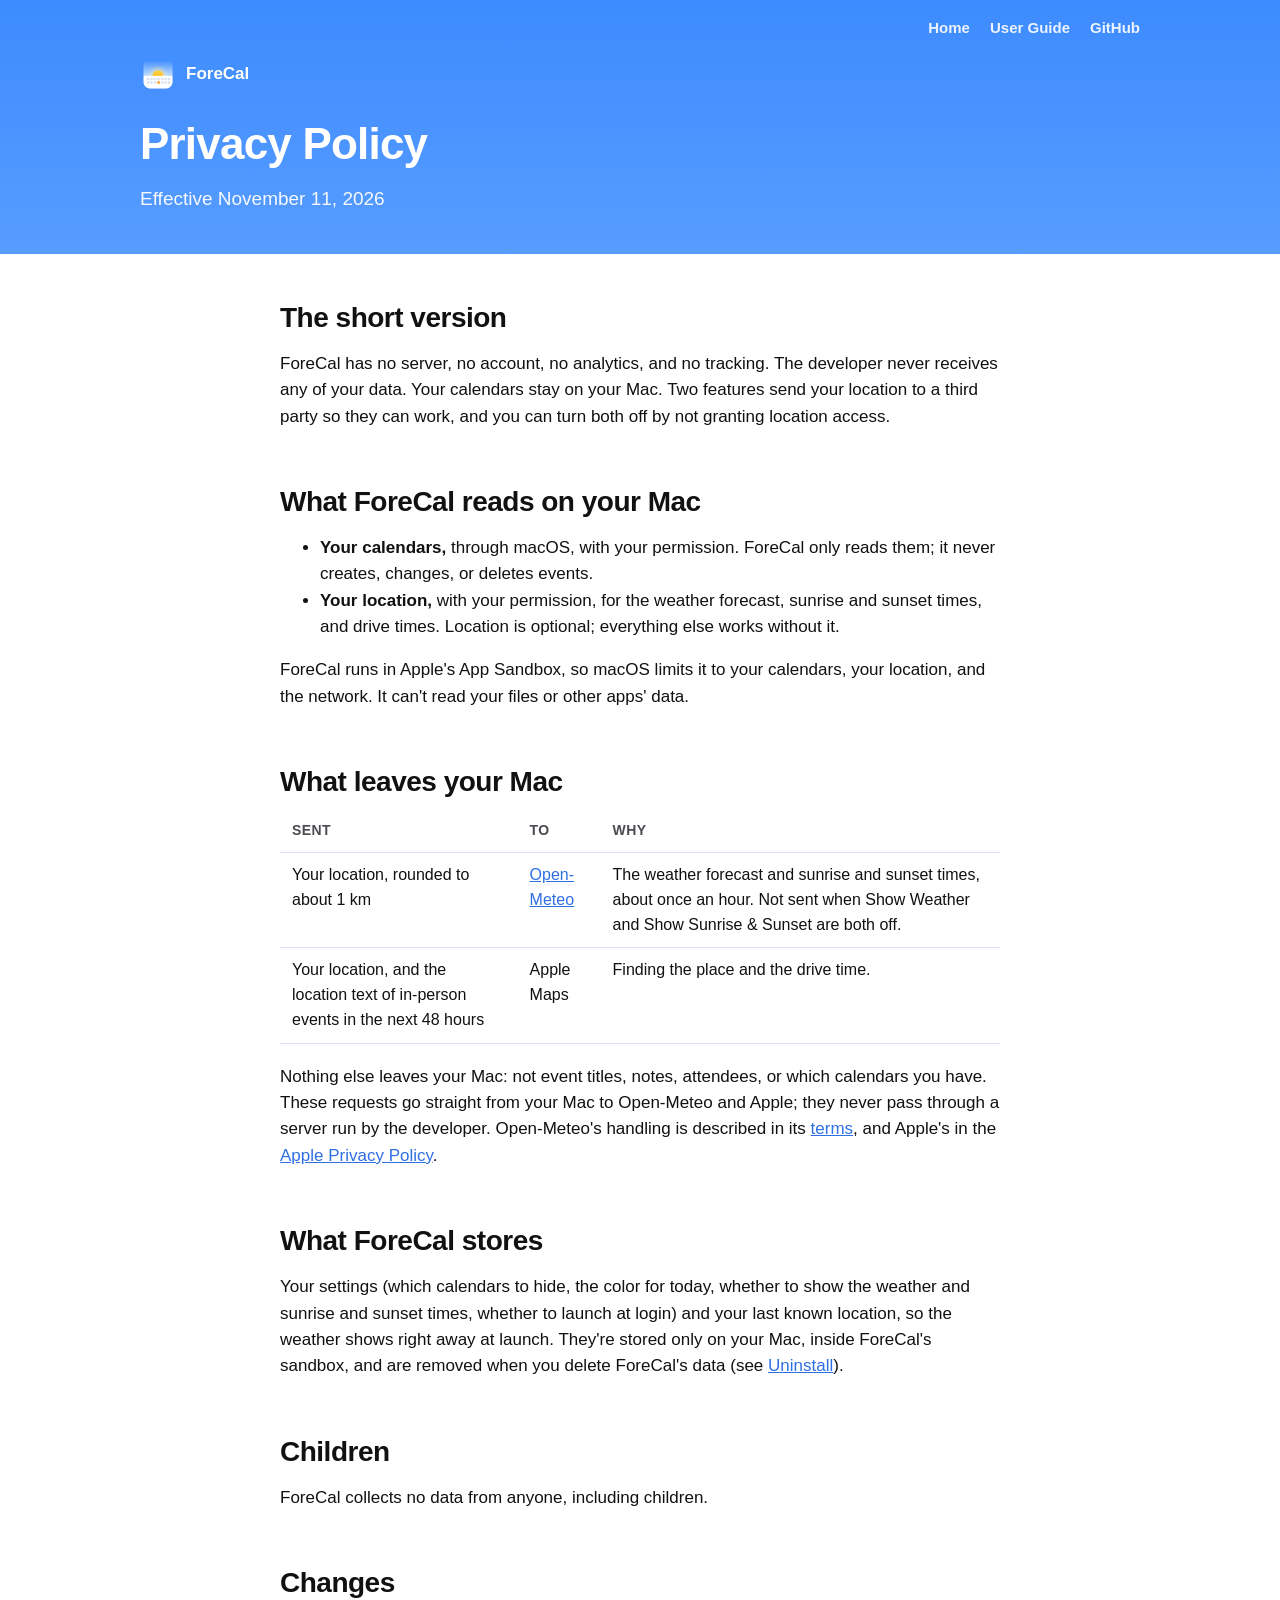
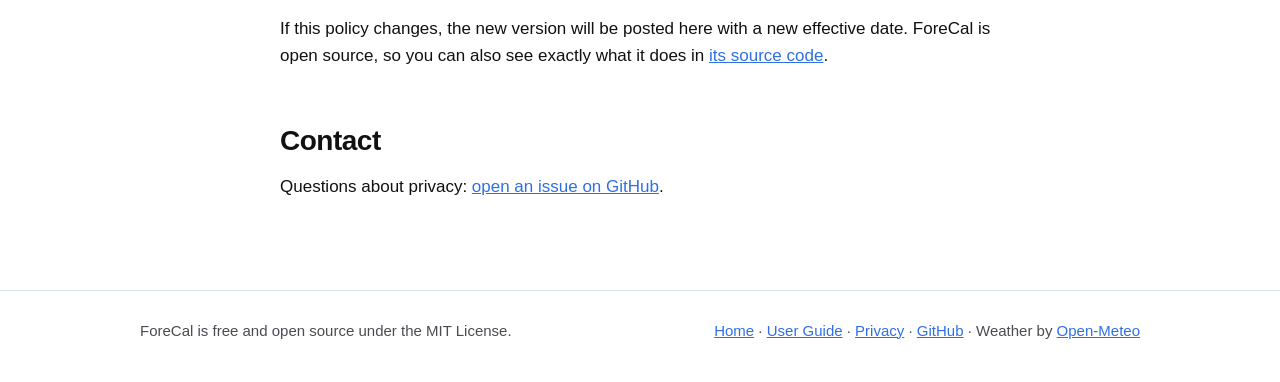
<file: docs/privacy.html>
<!doctype html>
<html lang="en">
<head>
<meta charset="utf-8">
<meta name="viewport" content="width=device-width, initial-scale=1">
<title>ForeCal Privacy Policy</title>
<meta name="description" content="What ForeCal reads, what leaves your Mac, and who receives it.">
<link rel="icon" href="icon.png">
<link rel="stylesheet" href="style.css">
</head>
<body>

<header class="guide-hero">
  <nav class="nav"><div class="wrap"><a href="index.html">Home</a><a href="guide.html">User Guide</a><a href="https://github.com/chuckconway/forecal">GitHub</a></div></nav>
  <div class="wrap">
    <a class="brand" href="index.html"><img src="icon.png" alt="">ForeCal</a>
    <h1>Privacy Policy</h1>
    <p>Effective November 11, 2026</p>
  </div>
</header>

<div class="wrap policy">
  <main class="doc">

    <h2>The short version</h2>
    <p>ForeCal has no server, no account, no analytics, and no tracking. The developer never receives any of your data. Your calendars stay on your Mac. Two features send your location to a third party so they can work, and you can turn both off by not granting location access.</p>

    <h2>What ForeCal reads on your Mac</h2>
    <ul>
      <li><strong>Your calendars,</strong> through macOS, with your permission. ForeCal only reads them; it never creates, changes, or deletes events.</li>
      <li><strong>Your location,</strong> with your permission, for the weather forecast, sunrise and sunset times, and drive times. Location is optional; everything else works without it.</li>
    </ul>
    <p>ForeCal runs in Apple's App Sandbox, so macOS limits it to your calendars, your location, and the network. It can't read your files or other apps' data.</p>

    <h2>What leaves your Mac</h2>
    <table>
      <thead><tr><th>Sent</th><th>To</th><th>Why</th></tr></thead>
      <tbody>
        <tr><td>Your location, rounded to about 1 km</td><td><a href="https://open-meteo.com">Open-Meteo</a></td><td>The weather forecast and sunrise and sunset times, about once an hour. Not sent when Show Weather and Show Sunrise &amp; Sunset are both off.</td></tr>
        <tr><td>Your location, and the location text of in-person events in the next 48 hours</td><td>Apple Maps</td><td>Finding the place and the drive time.</td></tr>
      </tbody>
    </table>
    <p>Nothing else leaves your Mac: not event titles, notes, attendees, or which calendars you have. These requests go straight from your Mac to Open-Meteo and Apple; they never pass through a server run by the developer. Open-Meteo's handling is described in its <a href="https://open-meteo.com/en/terms">terms</a>, and Apple's in the <a href="https://www.apple.com/legal/privacy/">Apple Privacy Policy</a>.</p>

    <h2>What ForeCal stores</h2>
    <p>Your settings (which calendars to hide, the color for today, whether to show the weather and sunrise and sunset times, whether to launch at login) and your last known location, so the weather shows right away at launch. They're stored only on your Mac, inside ForeCal's sandbox, and are removed when you delete ForeCal's data (see <a href="guide.html#uninstall">Uninstall</a>).</p>

    <h2>Children</h2>
    <p>ForeCal collects no data from anyone, including children.</p>

    <h2>Changes</h2>
    <p>If this policy changes, the new version will be posted here with a new effective date. ForeCal is open source, so you can also see exactly what it does in <a href="https://github.com/chuckconway/forecal">its source code</a>.</p>

    <h2>Contact</h2>
    <p>Questions about privacy: <a href="https://github.com/chuckconway/forecal/issues">open an issue on GitHub</a>.</p>

  </main>
</div>

<footer>
  <div class="wrap">
    <span>ForeCal is free and open source under the MIT License.</span>
    <span><a href="index.html">Home</a> · <a href="guide.html">User Guide</a> · <a href="privacy.html">Privacy</a> · <a href="https://github.com/chuckconway/forecal">GitHub</a> · Weather by <a href="https://open-meteo.com">Open-Meteo</a></span>
  </div>
</footer>

</body>
</html>
</file>
<file: docs/style.css>
:root {
  --bg: #ffffff;
  --bg-soft: #f4f7fb;
  --text: #111114;
  --text-2: #4b4b52;
  --line: #dce3ee;
  --accent: #2f6fe4;
  --accent-text: #ffffff;
  --sun: #ff9f1c;
  --sky-top: #3d8bff;
  --sky-bottom: #bfe0ff;
  --card: #ffffff;
  --shadow: 0 1px 2px rgba(17, 24, 39, .06), 0 8px 24px rgba(17, 24, 39, .08);
}
@media (prefers-color-scheme: dark) {
  :root {
    --bg: #141416;
    --bg-soft: #1c1c20;
    --text: #f5f5f7;
    --text-2: #b4b4ba;
    --line: #34343a;
    --accent: #5b9dff;
    --accent-text: #0b1020;
    --sky-top: #1f3c8f;
    --sky-bottom: #3d4f8a;
    --card: #1e1e22;
    --shadow: 0 1px 2px rgba(0, 0, 0, .4), 0 8px 24px rgba(0, 0, 0, .35);
  }
}
* { box-sizing: border-box; }
html { -webkit-text-size-adjust: 100%; }
body {
  margin: 0;
  background: var(--bg);
  color: var(--text);
  font: 17px/1.55 -apple-system, BlinkMacSystemFont, "SF Pro Text", "Helvetica Neue", Arial, sans-serif;
}
a { color: var(--accent); }
.wrap { max-width: 1040px; margin: 0 auto; padding: 0 20px; }

/* Hero: a morning sky that warms toward the horizon, like the icon. */
.hero {
  background: linear-gradient(180deg, var(--sky-top), var(--sky-bottom) 70%, var(--bg));
  padding: 64px 0 32px;
  text-align: center;
  color: #fff;
}
.hero img.icon { width: 120px; height: 120px; filter: drop-shadow(0 10px 24px rgba(0, 0, 0, .18)); }
.hero h1 { font-size: 56px; line-height: 1.05; margin: 12px 0 8px; letter-spacing: -1px; font-weight: 800; }
.hero p.lede { font-size: 22px; margin: 0 auto; max-width: 560px; opacity: .95; }
.actions { display: flex; gap: 12px; justify-content: center; flex-wrap: wrap; margin: 28px 0 8px; }
.button {
  display: inline-flex; align-items: center; gap: 8px;
  padding: 12px 22px; border-radius: 999px;
  font-weight: 600; text-decoration: none; font-size: 16px;
}
.button.primary { background: #fff; color: #1b3f9a; }
.button.secondary { background: rgba(255, 255, 255, .18); color: #fff; border: 1px solid rgba(255, 255, 255, .5); }
.hero .note { font-size: 14px; opacity: .85; margin-top: 10px; }

.shots { display: flex; gap: 28px; justify-content: center; flex-wrap: wrap; margin-top: 36px; }
.shots img { width: 340px; max-width: 100%; height: auto; border-radius: 14px; box-shadow: var(--shadow); background: var(--card); }

section { padding: 64px 0; }
section.soft { background: var(--bg-soft); }
h2 { font-size: 34px; letter-spacing: -.5px; margin: 0 0 12px; line-height: 1.15; }
.intro { color: var(--text-2); font-size: 19px; max-width: 680px; margin: 0 0 32px; }

.grid { display: grid; grid-template-columns: repeat(auto-fill, minmax(290px, 1fr)); gap: 20px; }
.card { background: var(--card); border: 1px solid var(--line); border-radius: 16px; padding: 22px; }
.card h3 { margin: 6px 0 6px; font-size: 19px; }
.card p { margin: 0; color: var(--text-2); font-size: 16px; }
.card .glyph { font-size: 26px; }

/* Mock menu bar statuses. */
.bar { display: flex; flex-direction: column; gap: 12px; max-width: 520px; }
.status {
  display: flex; align-items: center; justify-content: space-between; gap: 16px;
  background: var(--card); border: 1px solid var(--line); border-radius: 12px; padding: 12px 16px;
}
.status code { font: 600 15px/1.3 -apple-system, BlinkMacSystemFont, sans-serif; color: var(--text); }
.status span { color: var(--text-2); font-size: 15px; text-align: right; }

.privacy { display: grid; grid-template-columns: repeat(auto-fit, minmax(260px, 1fr)); gap: 20px; }
.privacy ul { margin: 0; padding-left: 20px; color: var(--text-2); }
.privacy li { margin-bottom: 8px; }

pre {
  background: var(--card); border: 1px solid var(--line); border-radius: 12px;
  padding: 16px 18px; overflow-x: auto; font-size: 14px; line-height: 1.6;
}
footer { border-top: 1px solid var(--line); padding: 28px 0 40px; color: var(--text-2); font-size: 15px; }
footer .wrap { display: flex; justify-content: space-between; gap: 16px; flex-wrap: wrap; }

@media (max-width: 600px) {
  body { font-size: 16px; }
  .hero { padding-top: 44px; }
  .hero h1 { font-size: 42px; }
  .hero p.lede { font-size: 19px; }
  h2 { font-size: 28px; }
  section { padding: 48px 0; }
  .status { flex-direction: column; align-items: flex-start; gap: 4px; }
  .status span { text-align: left; }
}

/* Site navigation. */
.nav { position: absolute; top: 0; left: 0; right: 0; }
.nav .wrap { display: flex; justify-content: flex-end; gap: 20px; padding-top: 16px; }
.nav a { color: #fff; text-decoration: none; font-weight: 600; font-size: 15px; opacity: .9; }
.nav a:hover { opacity: 1; text-decoration: underline; }
.hero { position: relative; }

/* User guide. */
.guide-hero { background: linear-gradient(180deg, var(--sky-top), color-mix(in srgb, var(--sky-top) 80%, var(--sky-bottom))); color: #fff; padding: 56px 0 40px; position: relative; }
.guide-hero h1 { font-size: 44px; margin: 0 0 6px; letter-spacing: -.8px; }
.guide-hero p { margin: 0; font-size: 19px; opacity: .95; }
.guide-hero .brand { display: inline-flex; align-items: center; gap: 10px; color: #fff; text-decoration: none; font-weight: 700; margin-bottom: 18px; }
.guide-hero .brand img { width: 36px; height: 36px; }
.guide { display: grid; grid-template-columns: 220px 1fr; gap: 48px; padding-top: 40px; padding-bottom: 72px; }
.policy { max-width: 760px; padding-top: 40px; padding-bottom: 72px; }
.toc { position: sticky; top: 20px; align-self: start; font-size: 15px; }
.toc ol { list-style: none; margin: 0; padding: 0; }
.toc li { margin: 0 0 8px; }
.toc a { color: var(--text-2); text-decoration: none; }
.toc a:hover { color: var(--accent); }
.doc { min-width: 0; }
.doc h2 { font-size: 28px; margin: 48px 0 12px; padding-top: 8px; scroll-margin-top: 16px; }
.doc h2:first-child { margin-top: 0; }
.doc h3 { font-size: 20px; margin: 28px 0 8px; }
.doc p, .doc li { color: var(--text); }
.doc .muted { color: var(--text-2); }
.doc table { width: 100%; border-collapse: collapse; margin: 12px 0 20px; font-size: 16px; }
.doc th, .doc td { text-align: left; padding: 10px 12px; border-bottom: 1px solid var(--line); vertical-align: top; }
.doc th { color: var(--text-2); font-weight: 600; font-size: 14px; text-transform: uppercase; letter-spacing: .4px; }
.doc code { font-family: ui-monospace, SFMono-Regular, Menlo, monospace; font-size: .9em; background: var(--bg-soft); border: 1px solid var(--line); border-radius: 6px; padding: 1px 6px; }
.doc pre code { background: none; border: 0; padding: 0; }
.doc .figure { margin: 16px 0 24px; }
.doc .figure img { width: 300px; max-width: 100%; height: auto; border-radius: 12px; box-shadow: var(--shadow); }
.callout { background: var(--bg-soft); border: 1px solid var(--line); border-left: 4px solid var(--accent); border-radius: 10px; padding: 14px 16px; margin: 16px 0; }
.callout p { margin: 0; }
.doc dl dt { font-weight: 700; margin-top: 18px; }
.doc dl dd { margin: 4px 0 0; color: var(--text-2); }
.table-scroll { overflow-x: auto; }
@media (max-width: 800px) {
  .guide { grid-template-columns: 1fr; gap: 24px; }
  .toc { position: static; background: var(--bg-soft); border: 1px solid var(--line); border-radius: 12px; padding: 16px; }
  .guide-hero h1 { font-size: 34px; }
}
</file>
